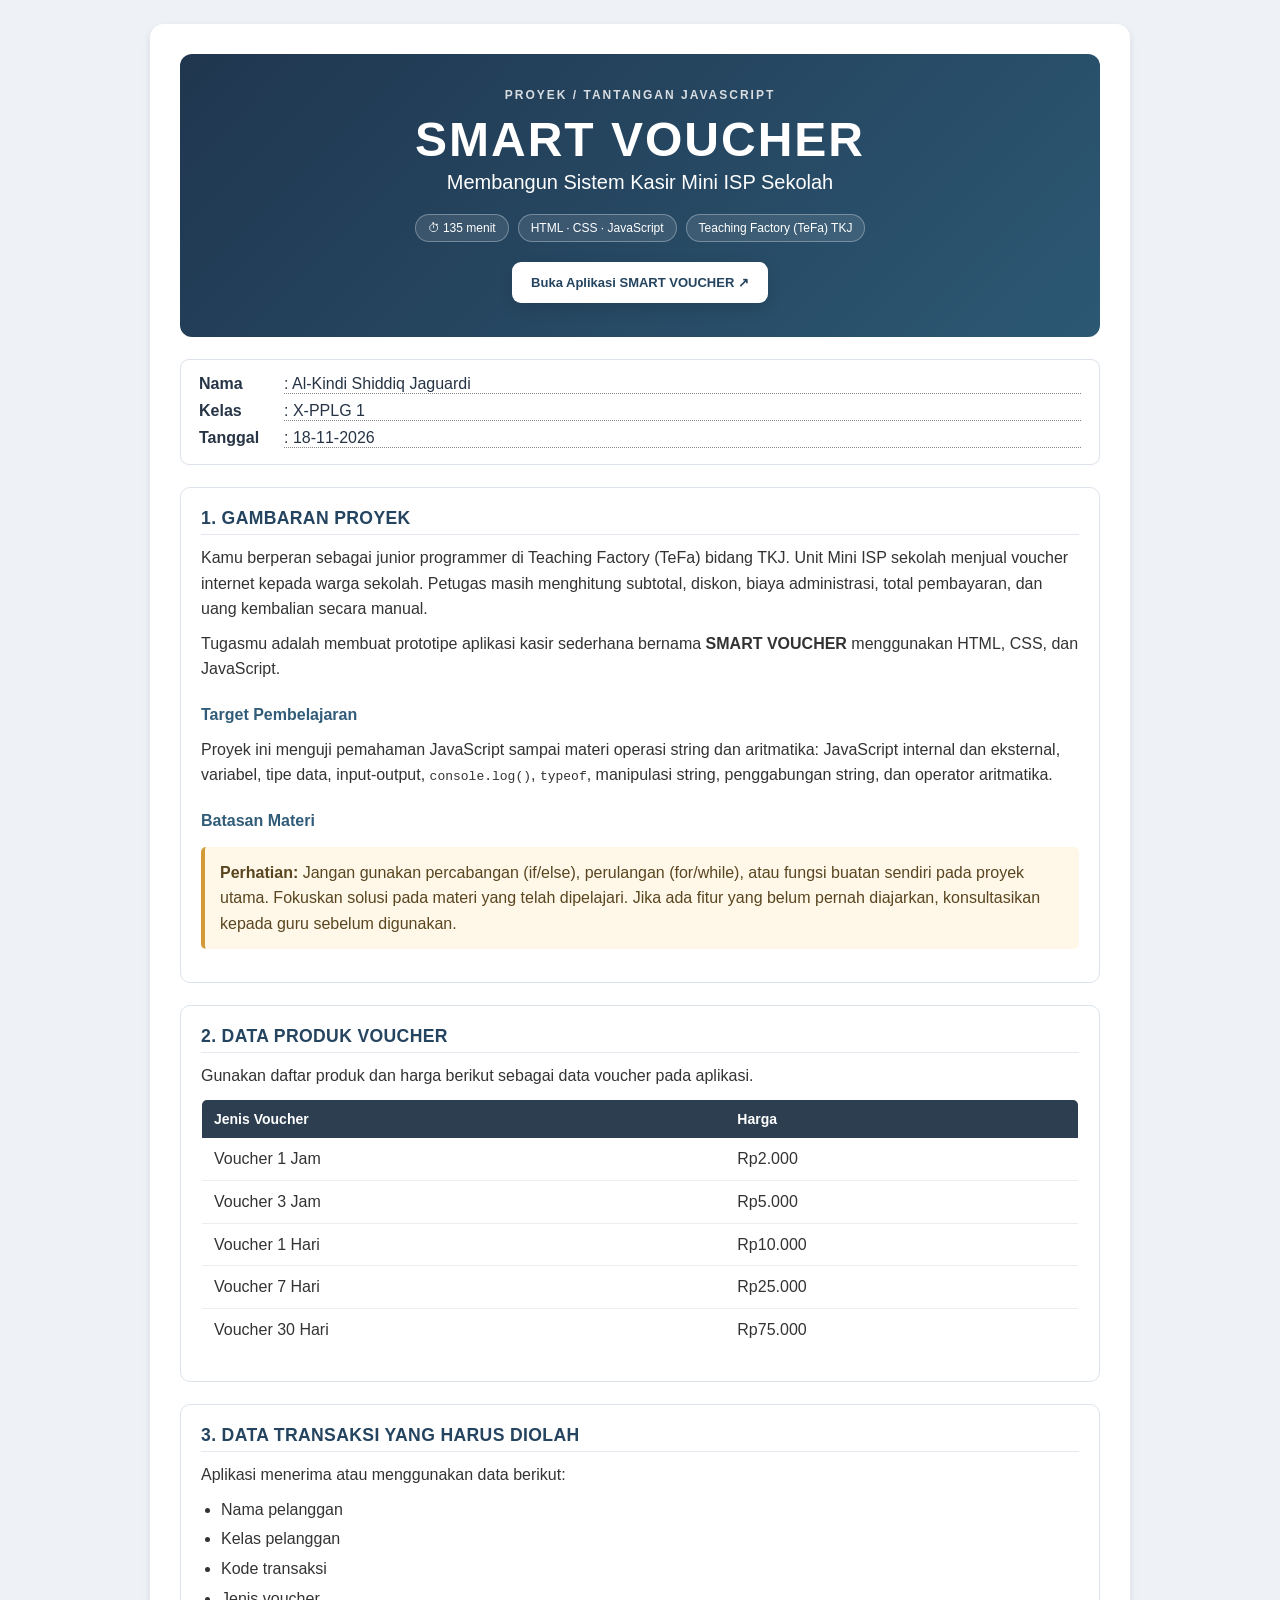
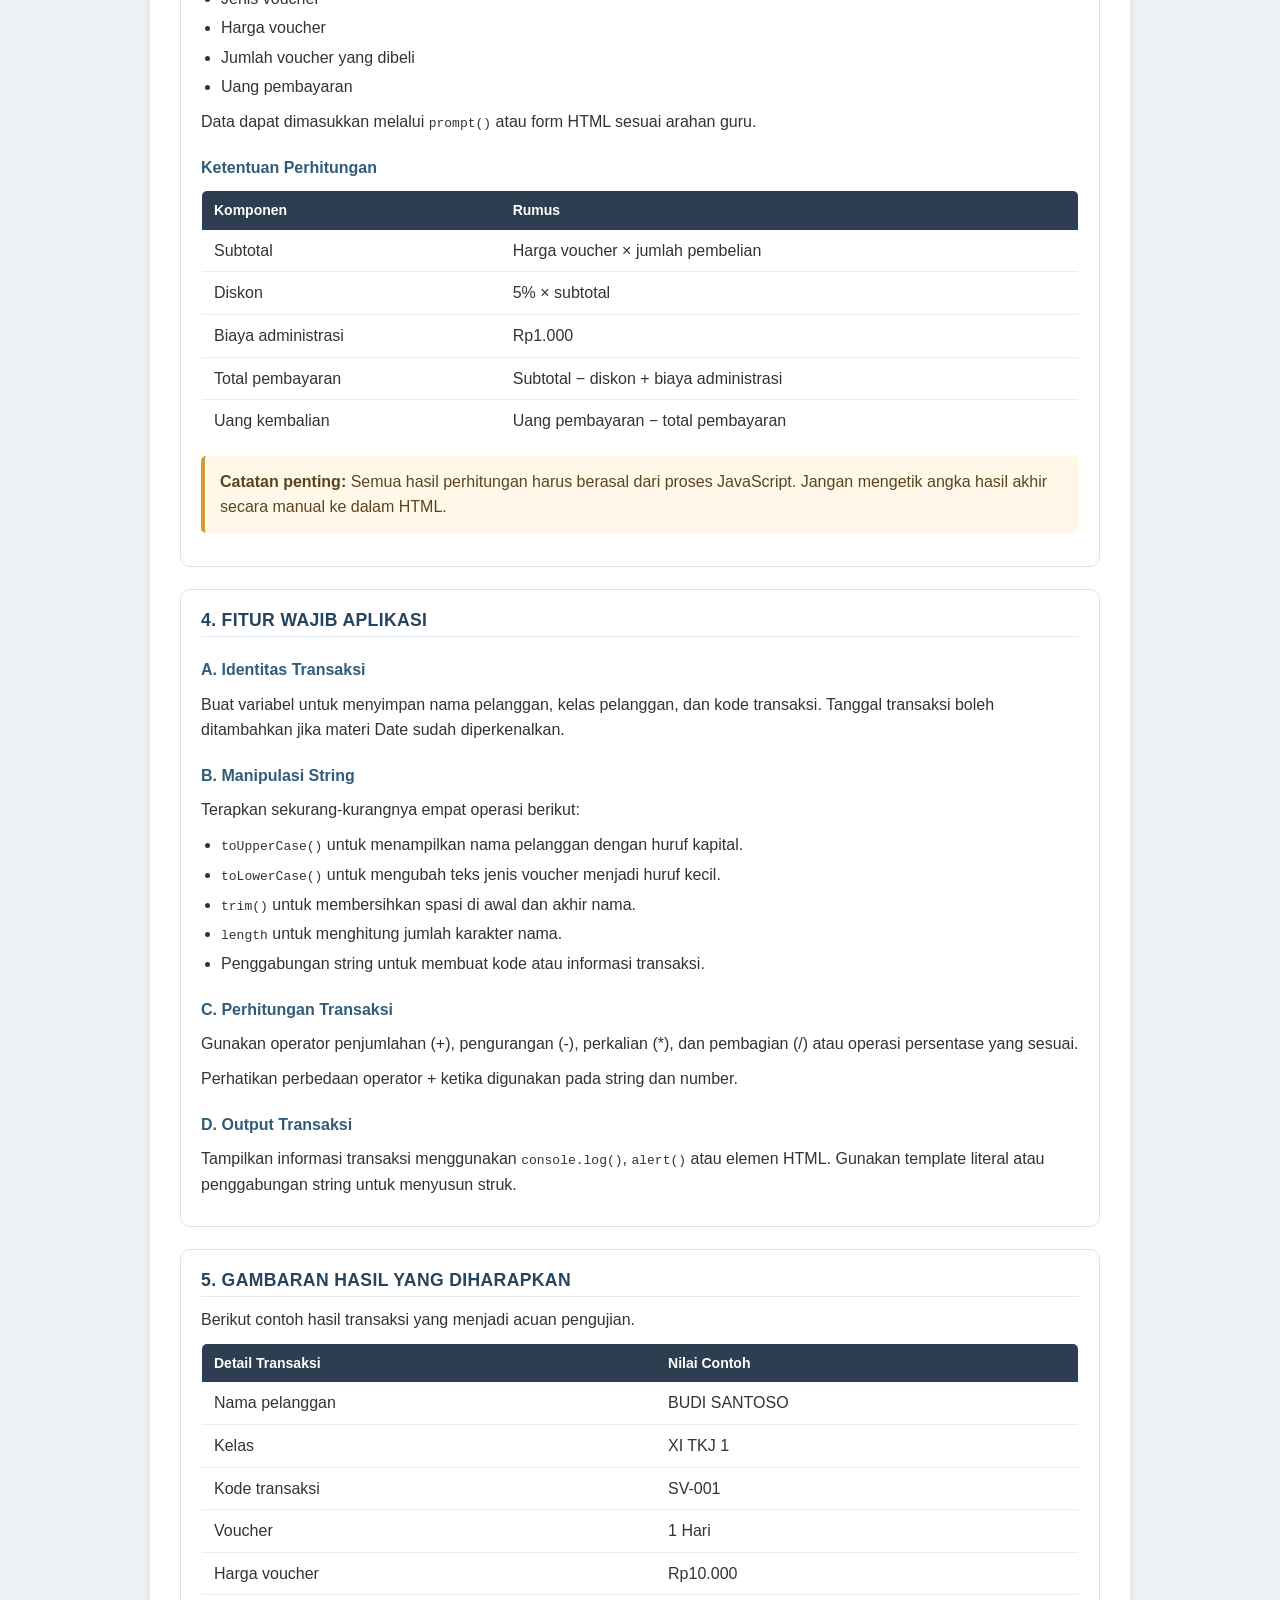
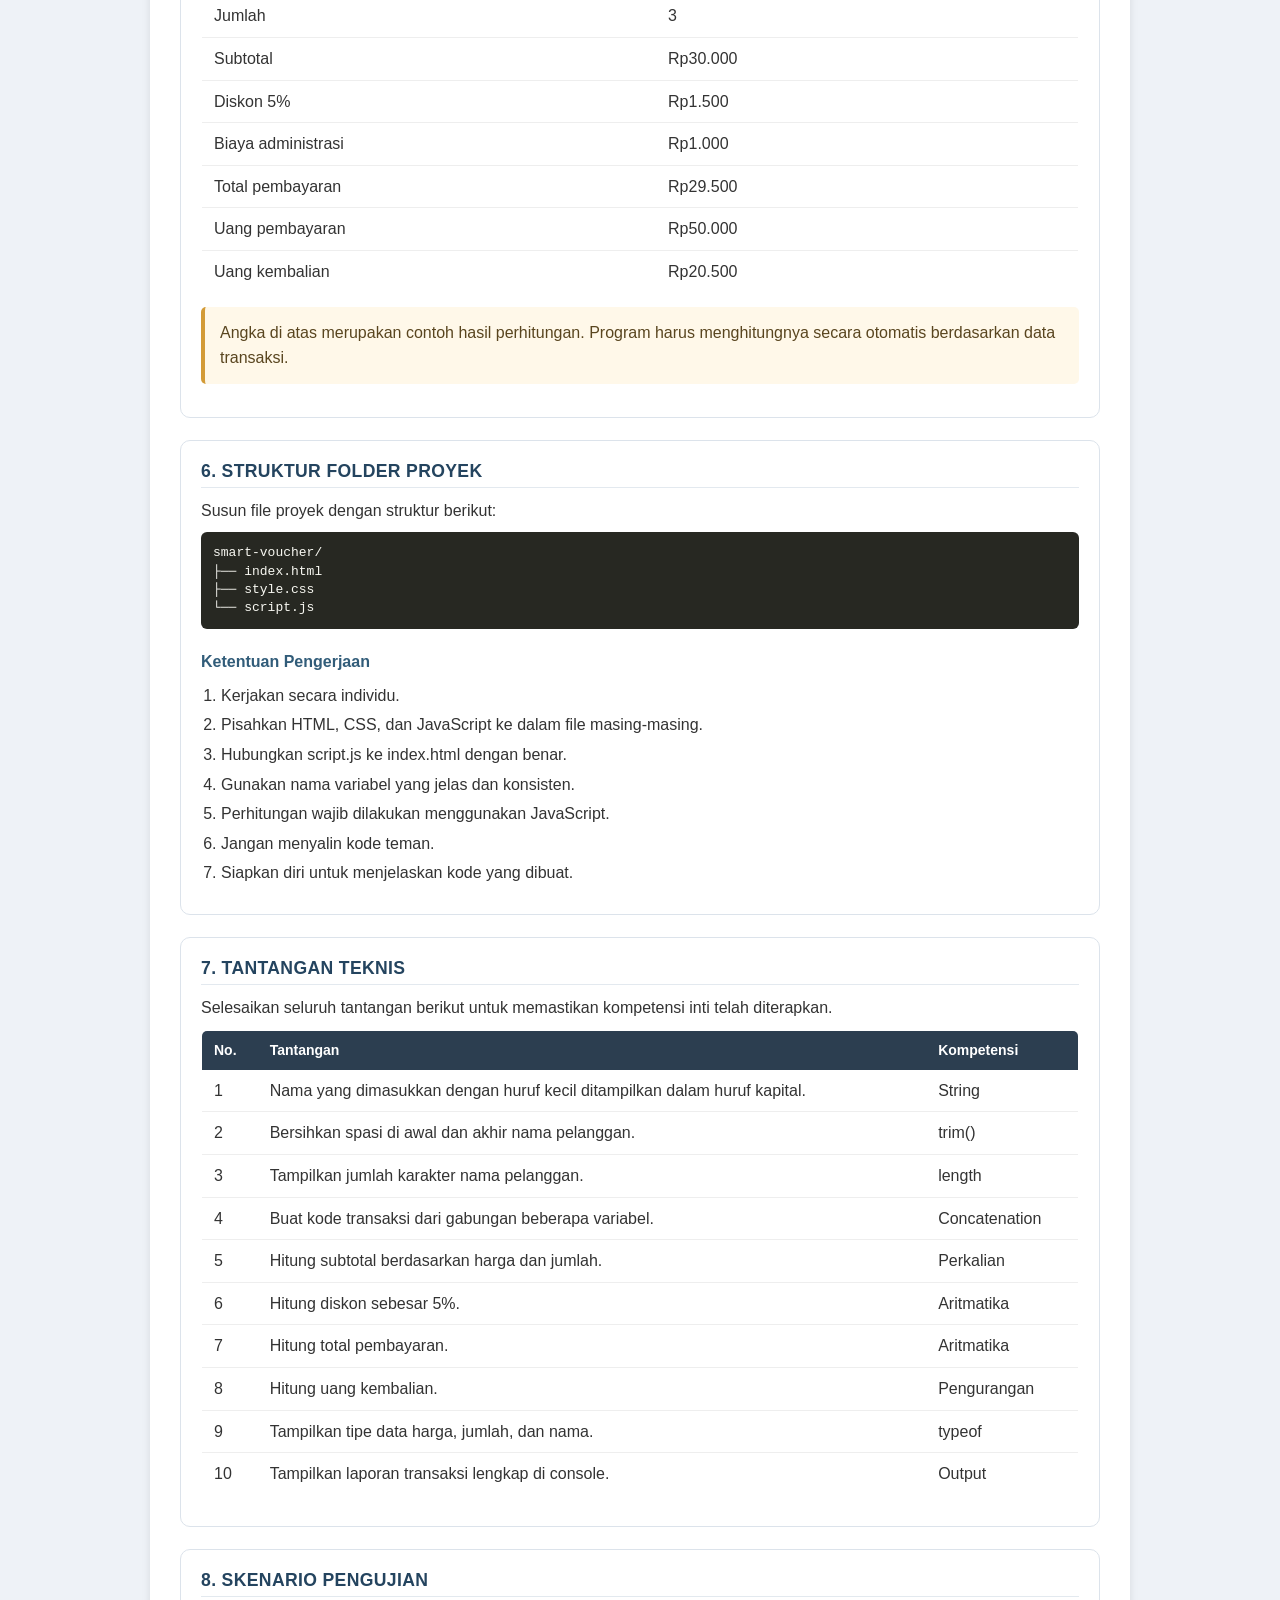
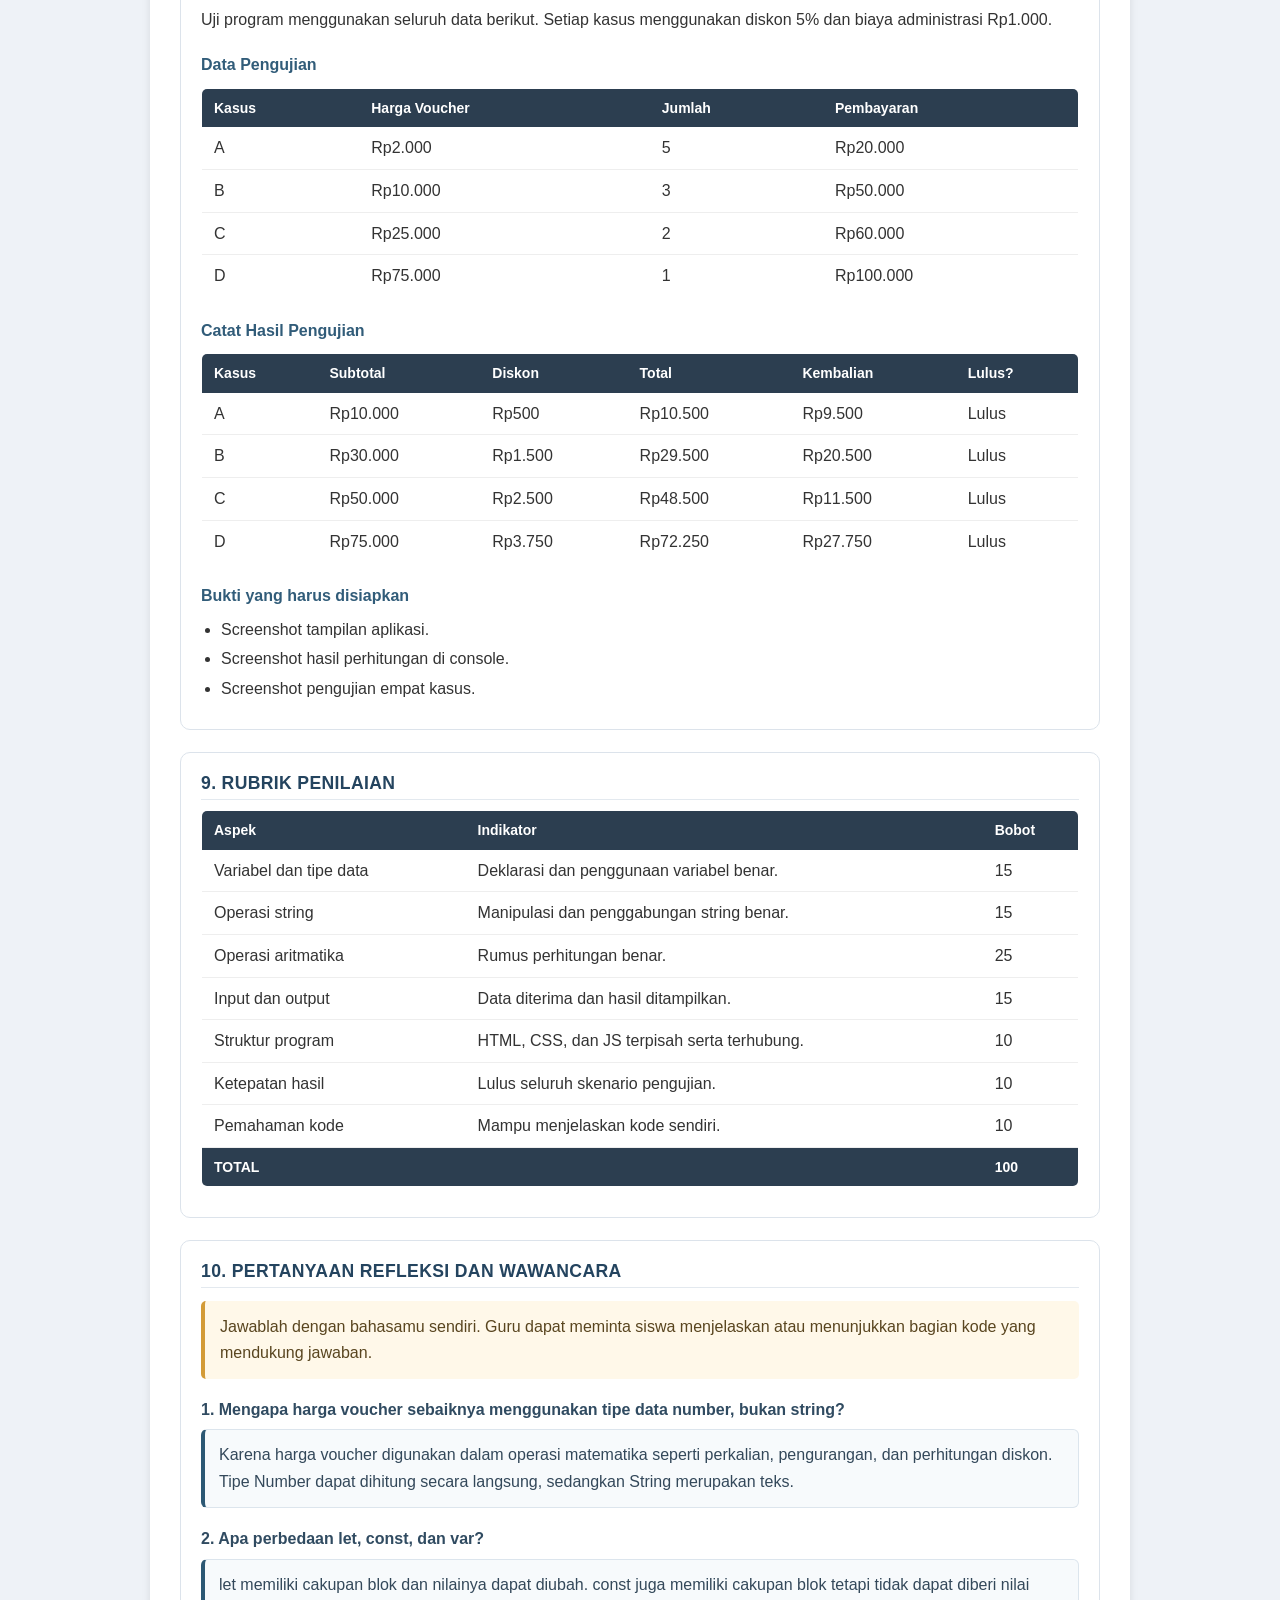
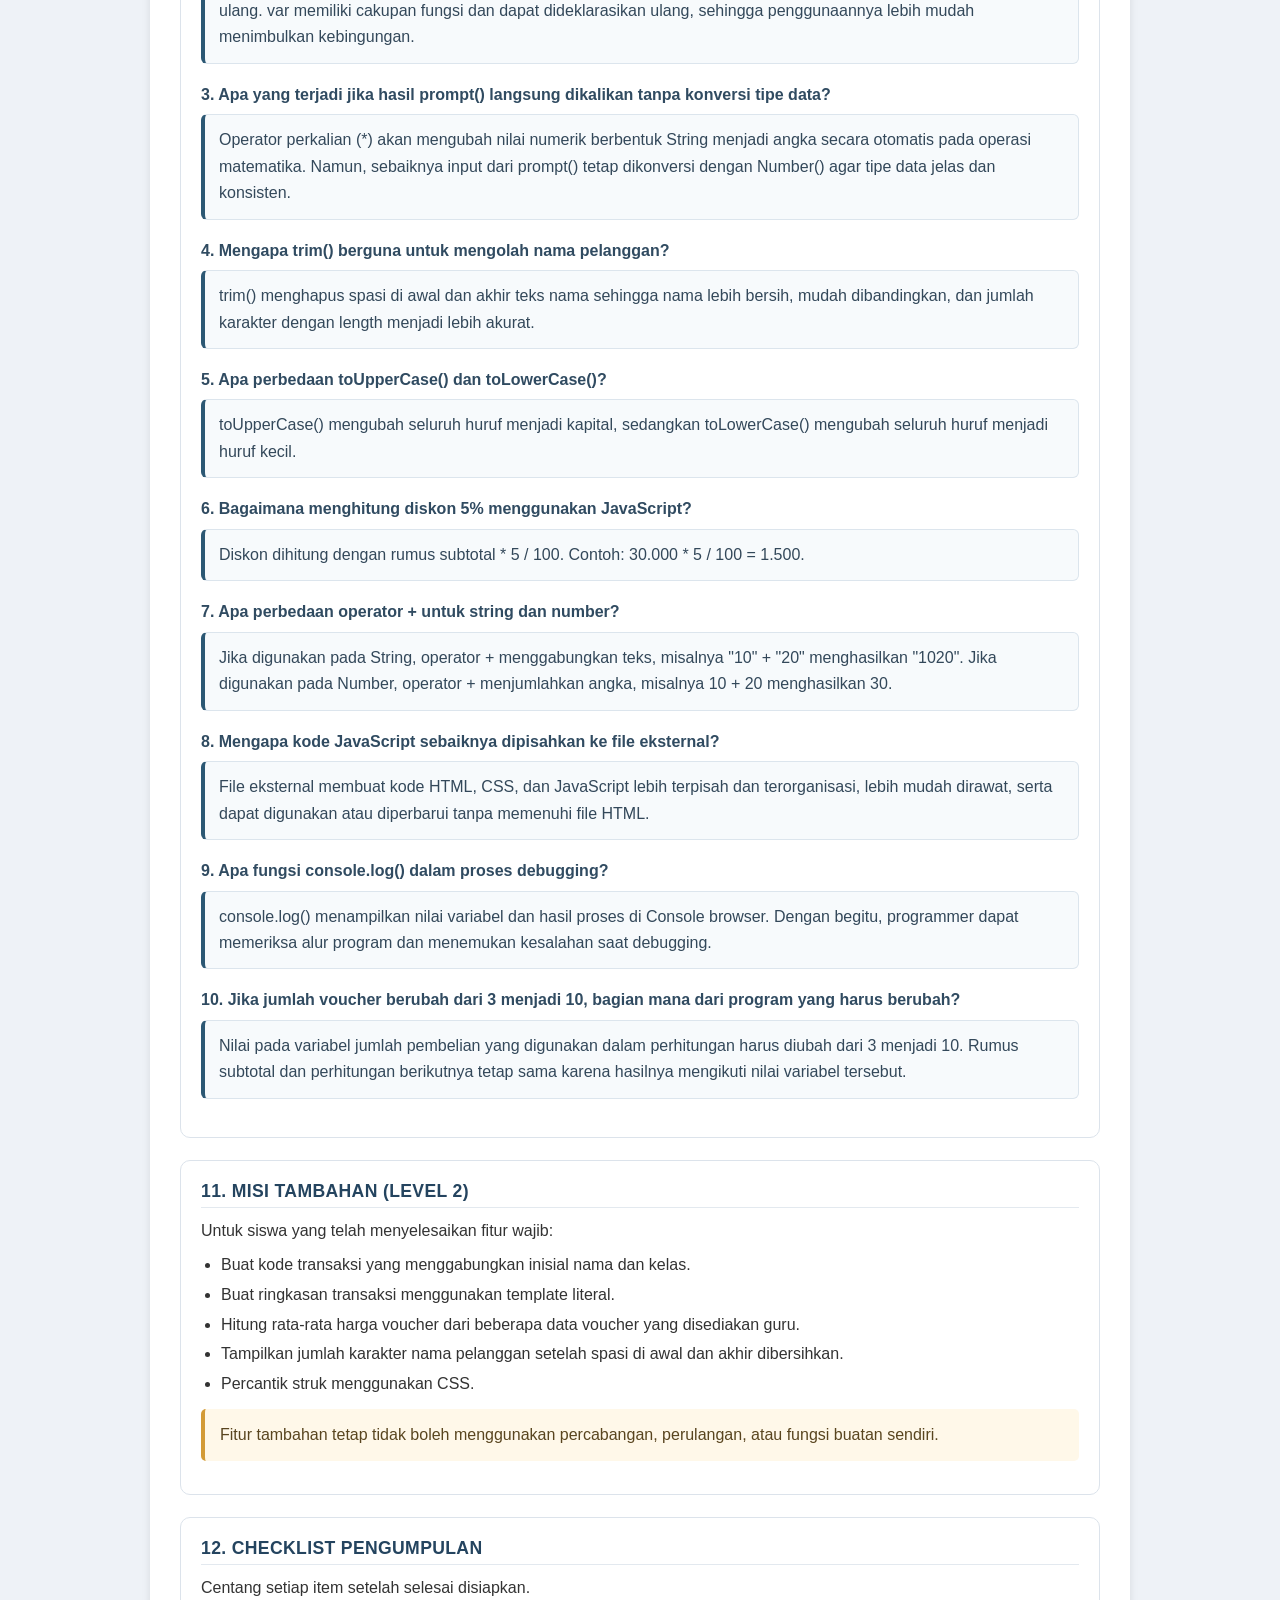
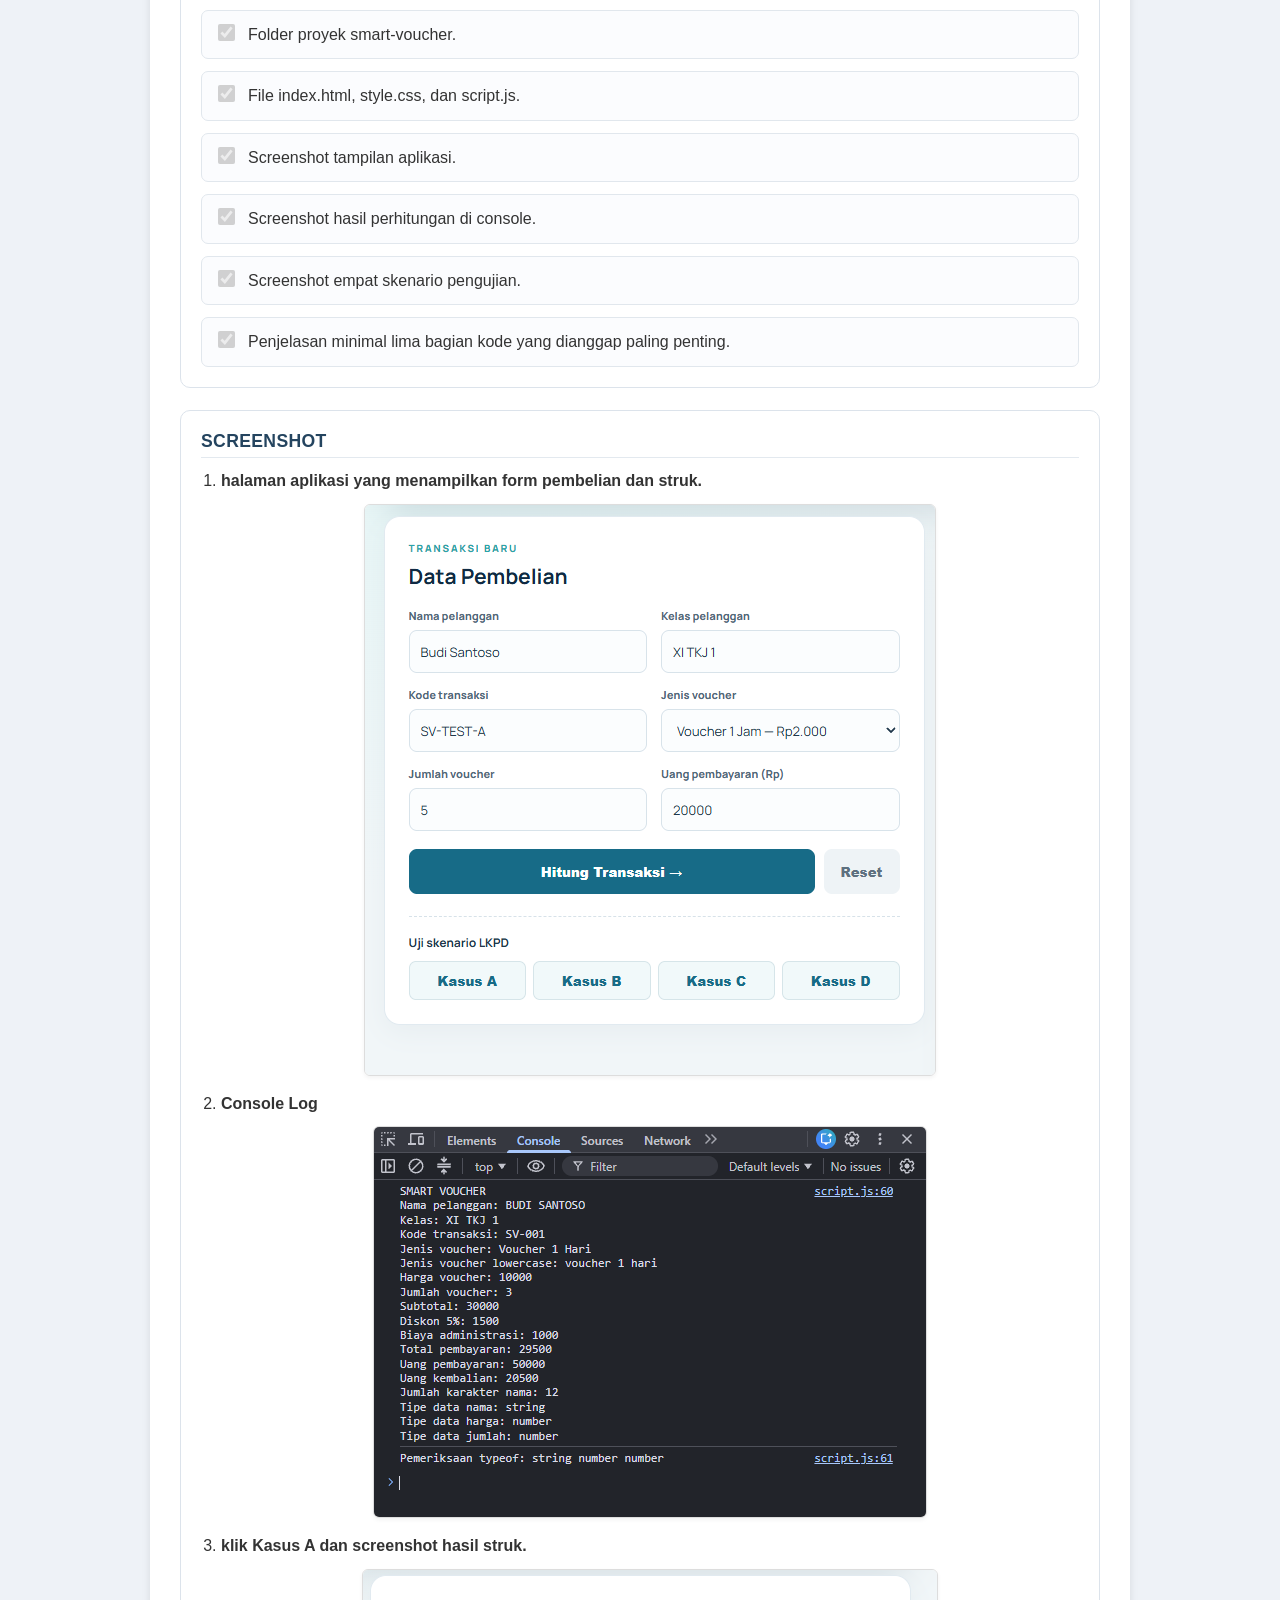
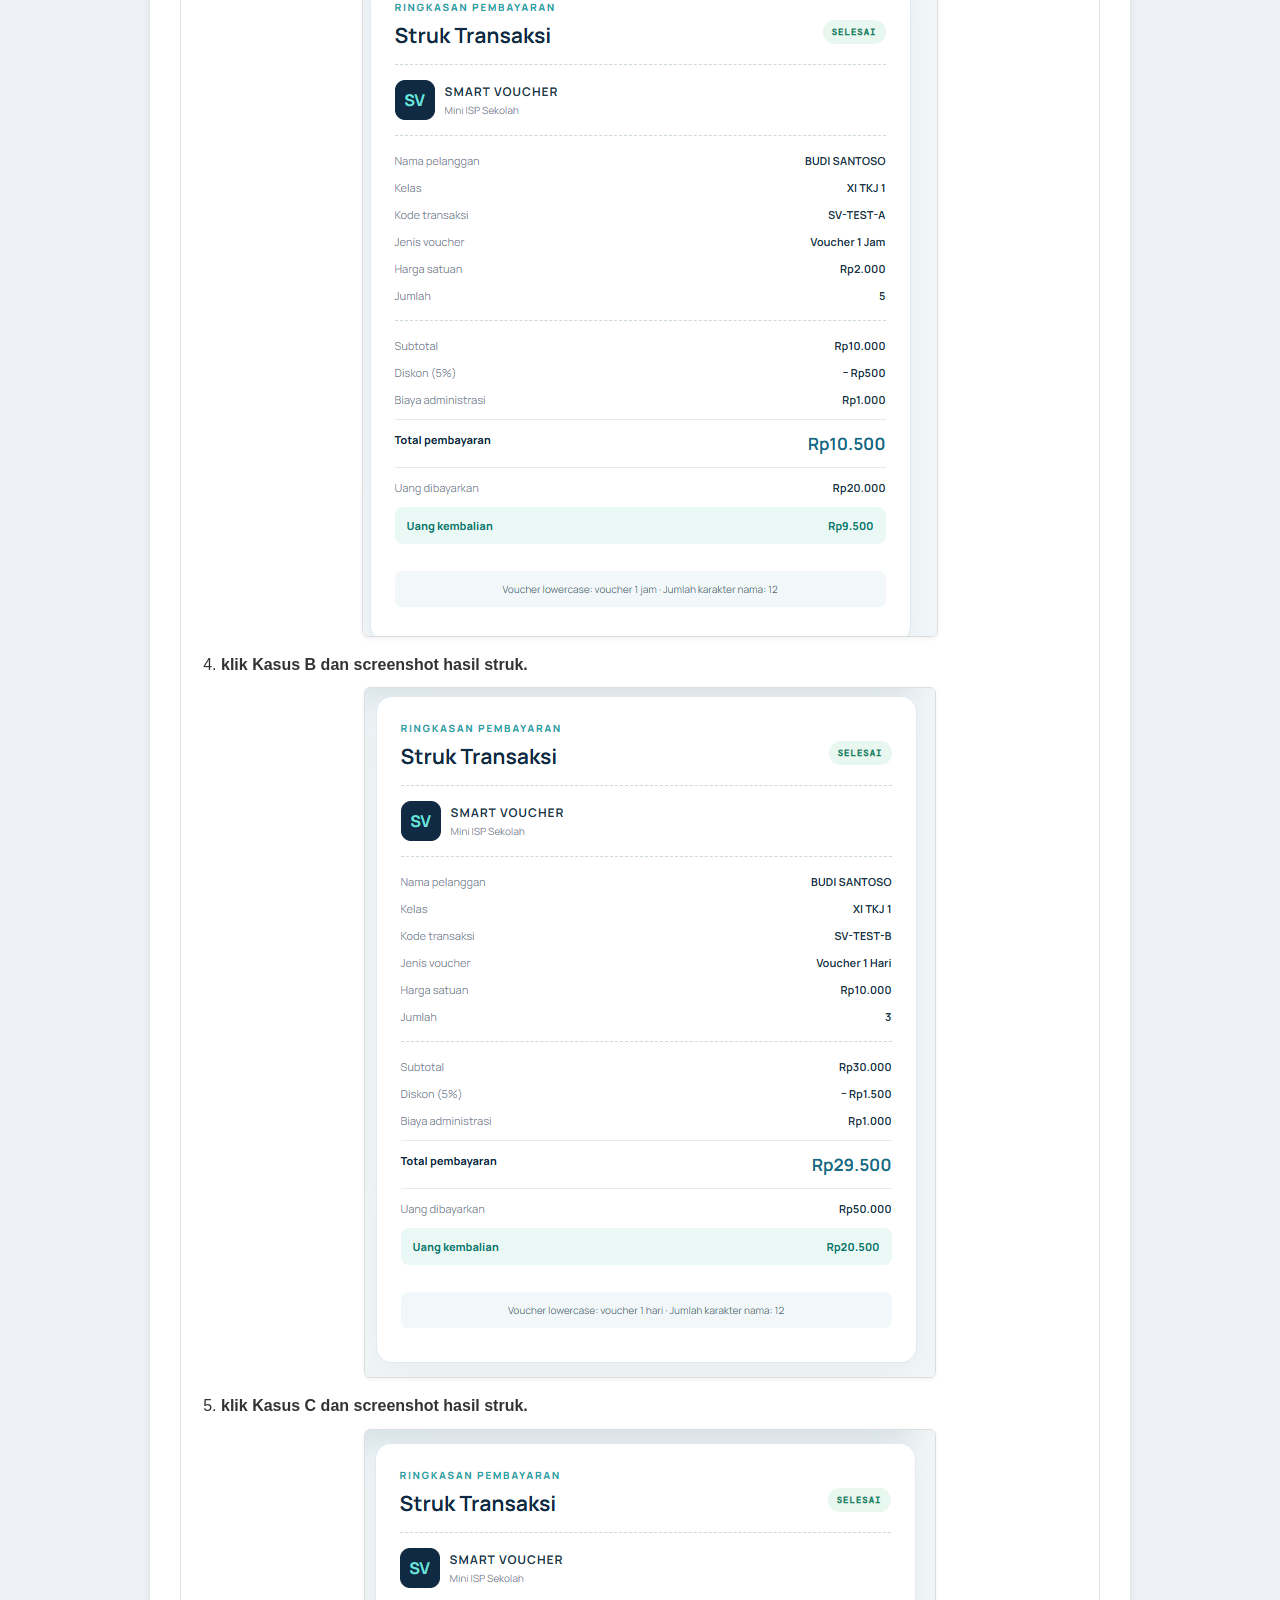
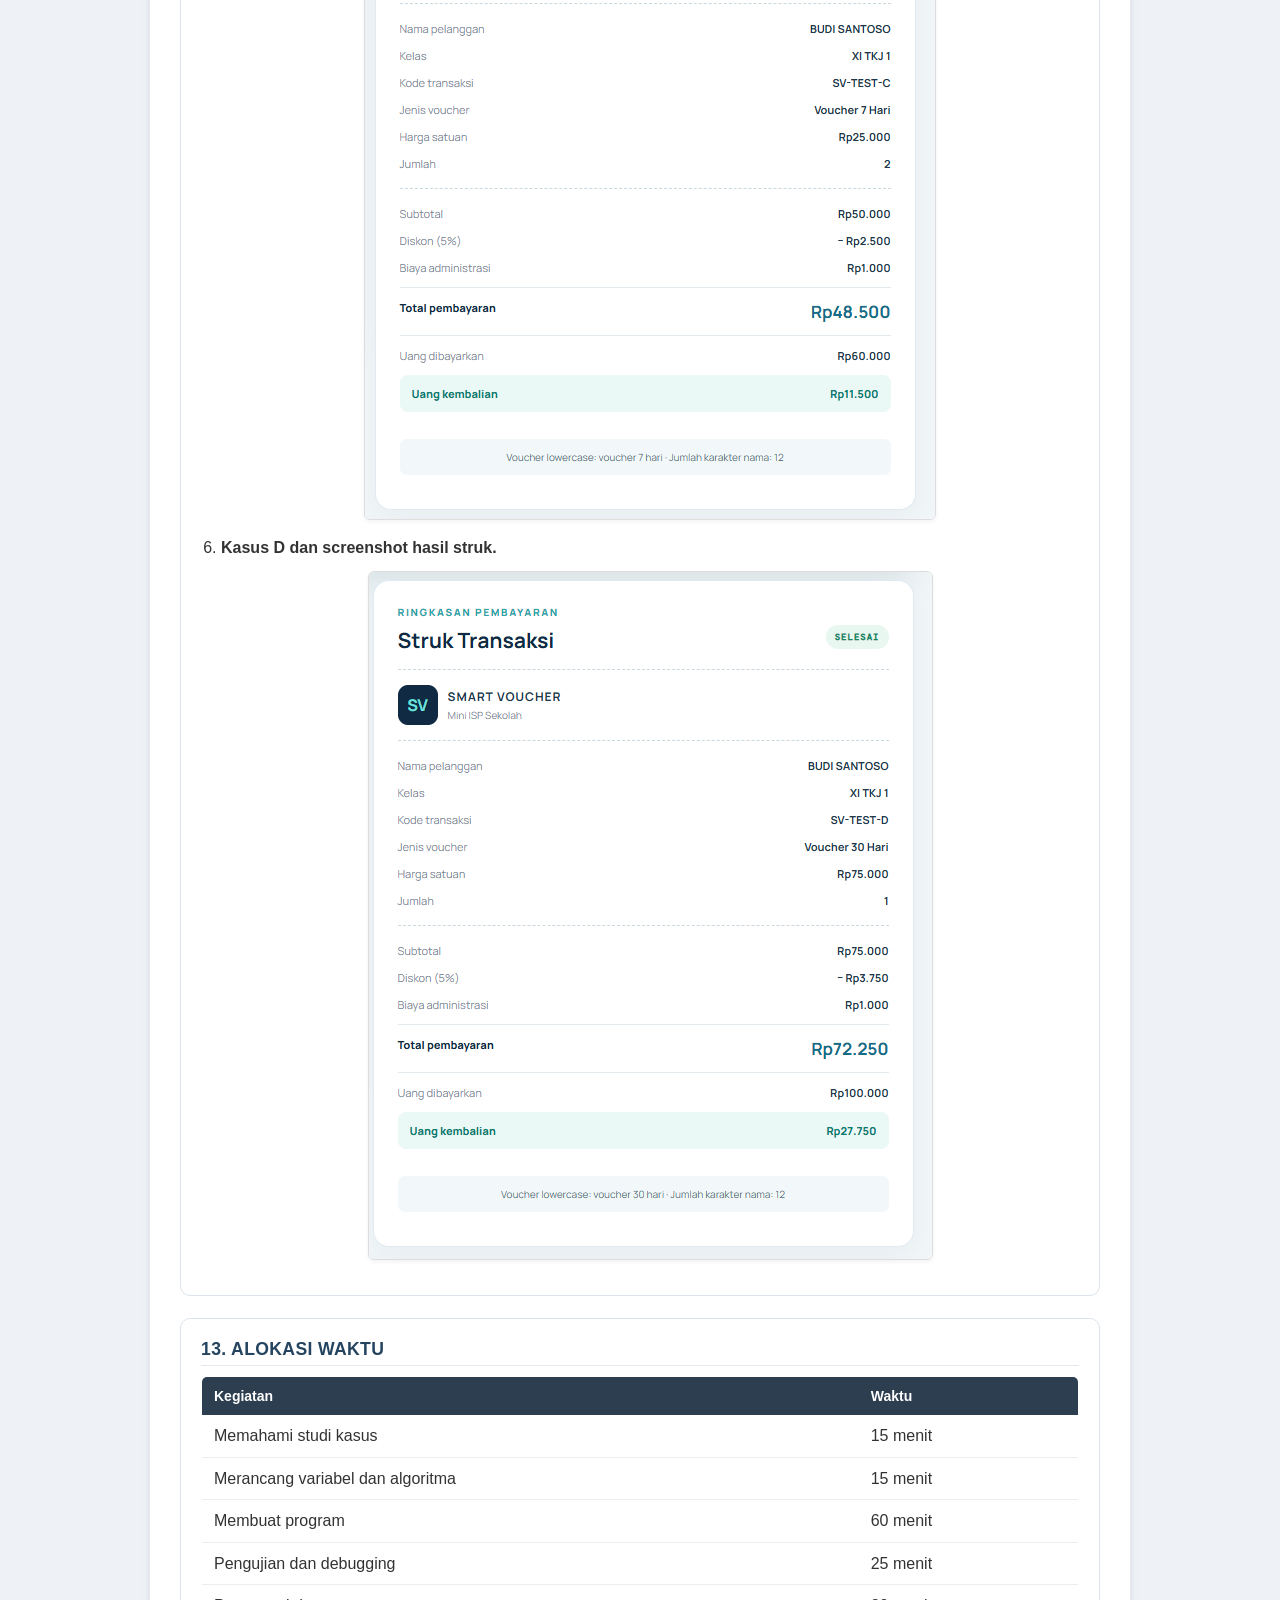
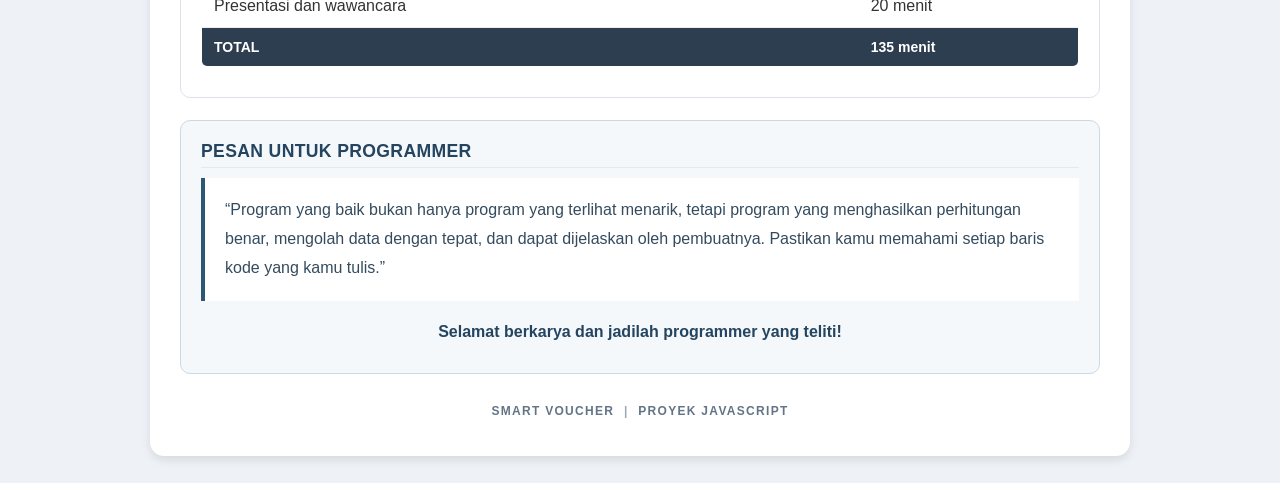
<file: index.html>
<!doctype html>
<html lang="id">
  <head>
    <meta charset="UTF-8" />
    <meta name="viewport" content="width=device-width, initial-scale=1.0" />
    <meta name="description" content="Proyek JavaScript SMART VOUCHER — Sistem Kasir Mini ISP Sekolah" />
    <title>SMART VOUCHER — Proyek JavaScript</title>
    <link rel="stylesheet" href="style.css" />
    <script src="script.js" defer></script>
  </head>
  <body>
    <div class="container">
      <header class="hero" id="top">
        <div class="hero-kicker">PROYEK / TANTANGAN JAVASCRIPT</div>
        <h1>SMART VOUCHER</h1>
        <p class="hero-subtitle">Membangun Sistem Kasir Mini ISP Sekolah</p>
        <div class="hero-meta"><span>⏱ 135 menit</span><span>HTML · CSS · JavaScript</span><span>Teaching Factory (TeFa) TKJ</span></div>
        <a class="app-launch-button" href="smart_voucher/index.html">Buka Aplikasi SMART VOUCHER ↗</a>
      </header>

      <div class="identity-header">
        <div class="identity-row"><span class="identity-label">Nama</span><span class="identity-value">: Al-Kindi Shiddiq Jaguardi</span></div>
        <div class="identity-row"><span class="identity-label">Kelas</span><span class="identity-value">: X-PPLG 1</span></div>
        <div class="identity-row"><span class="identity-label">Tanggal</span><span class="identity-value">: 18-11-2026</span></div>
      </div>

      <section class="box" id="bagian-1">
        <div class="box-title">1. GAMBARAN PROYEK</div>
        <div class="box-content">
          <p>
            Kamu berperan sebagai junior programmer di Teaching Factory (TeFa) bidang TKJ. Unit Mini ISP sekolah menjual voucher internet kepada warga sekolah. Petugas masih menghitung subtotal, diskon, biaya administrasi, total pembayaran,
            dan uang kembalian secara manual.
          </p>
          <p>Tugasmu adalah membuat prototipe aplikasi kasir sederhana bernama <strong>SMART VOUCHER</strong> menggunakan HTML, CSS, dan JavaScript.</p>
          <h3>Target Pembelajaran</h3>
          <p>
            Proyek ini menguji pemahaman JavaScript sampai materi operasi string dan aritmatika: JavaScript internal dan eksternal, variabel, tipe data, input-output, <code>console.log()</code>, <code>typeof</code>, manipulasi string,
            penggabungan string, dan operator aritmatika.
          </p>
          <h3>Batasan Materi</h3>
          <div class="notice">
            <strong>Perhatian:</strong> Jangan gunakan percabangan (if/else), perulangan (for/while), atau fungsi buatan sendiri pada proyek utama. Fokuskan solusi pada materi yang telah dipelajari. Jika ada fitur yang belum pernah
            diajarkan, konsultasikan kepada guru sebelum digunakan.
          </div>
        </div>
      </section>

      <section class="box" id="bagian-2">
        <div class="box-title">2. DATA PRODUK VOUCHER</div>
        <div class="box-content">
          <p>Gunakan daftar produk dan harga berikut sebagai data voucher pada aplikasi.</p>
          <div class="table-wrap">
            <table class="custom-table">
              <thead>
                <tr>
                  <th>Jenis Voucher</th>
                  <th>Harga</th>
                </tr>
              </thead>
              <tbody>
                <tr>
                  <td>Voucher 1 Jam</td>
                  <td>Rp2.000</td>
                </tr>
                <tr>
                  <td>Voucher 3 Jam</td>
                  <td>Rp5.000</td>
                </tr>
                <tr>
                  <td>Voucher 1 Hari</td>
                  <td>Rp10.000</td>
                </tr>
                <tr>
                  <td>Voucher 7 Hari</td>
                  <td>Rp25.000</td>
                </tr>
                <tr>
                  <td>Voucher 30 Hari</td>
                  <td>Rp75.000</td>
                </tr>
              </tbody>
            </table>
          </div>
        </div>
      </section>

      <section class="box" id="bagian-3">
        <div class="box-title">3. DATA TRANSAKSI YANG HARUS DIOLAH</div>
        <div class="box-content">
          <p>Aplikasi menerima atau menggunakan data berikut:</p>
          <ul>
            <li>Nama pelanggan</li>
            <li>Kelas pelanggan</li>
            <li>Kode transaksi</li>
            <li>Jenis voucher</li>
            <li>Harga voucher</li>
            <li>Jumlah voucher yang dibeli</li>
            <li>Uang pembayaran</li>
          </ul>
          <p>Data dapat dimasukkan melalui <code>prompt()</code> atau form HTML sesuai arahan guru.</p>
          <h3>Ketentuan Perhitungan</h3>
          <div class="table-wrap">
            <table class="custom-table">
              <thead>
                <tr>
                  <th>Komponen</th>
                  <th>Rumus</th>
                </tr>
              </thead>
              <tbody>
                <tr>
                  <td>Subtotal</td>
                  <td>Harga voucher × jumlah pembelian</td>
                </tr>
                <tr>
                  <td>Diskon</td>
                  <td>5% × subtotal</td>
                </tr>
                <tr>
                  <td>Biaya administrasi</td>
                  <td>Rp1.000</td>
                </tr>
                <tr>
                  <td>Total pembayaran</td>
                  <td>Subtotal − diskon + biaya administrasi</td>
                </tr>
                <tr>
                  <td>Uang kembalian</td>
                  <td>Uang pembayaran − total pembayaran</td>
                </tr>
              </tbody>
            </table>
          </div>
          <div class="notice"><strong>Catatan penting:</strong> Semua hasil perhitungan harus berasal dari proses JavaScript. Jangan mengetik angka hasil akhir secara manual ke dalam HTML.</div>
        </div>
      </section>

      <section class="box" id="bagian-4">
        <div class="box-title">4. FITUR WAJIB APLIKASI</div>
        <div class="box-content">
          <h3>A. Identitas Transaksi</h3>
          <p>Buat variabel untuk menyimpan nama pelanggan, kelas pelanggan, dan kode transaksi. Tanggal transaksi boleh ditambahkan jika materi Date sudah diperkenalkan.</p>
          <h3>B. Manipulasi String</h3>
          <p>Terapkan sekurang-kurangnya empat operasi berikut:</p>
          <ul>
            <li><code>toUpperCase()</code> untuk menampilkan nama pelanggan dengan huruf kapital.</li>
            <li><code>toLowerCase()</code> untuk mengubah teks jenis voucher menjadi huruf kecil.</li>
            <li><code>trim()</code> untuk membersihkan spasi di awal dan akhir nama.</li>
            <li><code>length</code> untuk menghitung jumlah karakter nama.</li>
            <li>Penggabungan string untuk membuat kode atau informasi transaksi.</li>
          </ul>
          <h3>C. Perhitungan Transaksi</h3>
          <p>Gunakan operator penjumlahan (+), pengurangan (-), perkalian (*), dan pembagian (/) atau operasi persentase yang sesuai.</p>
          <p>Perhatikan perbedaan operator + ketika digunakan pada string dan number.</p>
          <h3>D. Output Transaksi</h3>
          <p>Tampilkan informasi transaksi menggunakan <code>console.log()</code>, <code>alert()</code> atau elemen HTML. Gunakan template literal atau penggabungan string untuk menyusun struk.</p>
        </div>
      </section>

      <section class="box" id="bagian-5">
        <div class="box-title">5. GAMBARAN HASIL YANG DIHARAPKAN</div>
        <div class="box-content">
          <p>Berikut contoh hasil transaksi yang menjadi acuan pengujian.</p>
          <div class="table-wrap">
            <table class="custom-table">
              <thead>
                <tr>
                  <th>Detail Transaksi</th>
                  <th>Nilai Contoh</th>
                </tr>
              </thead>
              <tbody>
                <tr>
                  <td>Nama pelanggan</td>
                  <td>BUDI SANTOSO</td>
                </tr>
                <tr>
                  <td>Kelas</td>
                  <td>XI TKJ 1</td>
                </tr>
                <tr>
                  <td>Kode transaksi</td>
                  <td>SV-001</td>
                </tr>
                <tr>
                  <td>Voucher</td>
                  <td>1 Hari</td>
                </tr>
                <tr>
                  <td>Harga voucher</td>
                  <td>Rp10.000</td>
                </tr>
                <tr>
                  <td>Jumlah</td>
                  <td>3</td>
                </tr>
                <tr>
                  <td>Subtotal</td>
                  <td>Rp30.000</td>
                </tr>
                <tr>
                  <td>Diskon 5%</td>
                  <td>Rp1.500</td>
                </tr>
                <tr>
                  <td>Biaya administrasi</td>
                  <td>Rp1.000</td>
                </tr>
                <tr>
                  <td>Total pembayaran</td>
                  <td>Rp29.500</td>
                </tr>
                <tr>
                  <td>Uang pembayaran</td>
                  <td>Rp50.000</td>
                </tr>
                <tr>
                  <td>Uang kembalian</td>
                  <td>Rp20.500</td>
                </tr>
              </tbody>
            </table>
          </div>
          <div class="notice">Angka di atas merupakan contoh hasil perhitungan. Program harus menghitungnya secara otomatis berdasarkan data transaksi.</div>
        </div>
      </section>

      <section class="box" id="bagian-6">
        <div class="box-title">6. STRUKTUR FOLDER PROYEK</div>
        <div class="box-content">
          <p>Susun file proyek dengan struktur berikut:</p>
          <pre class="code-block"><code>smart-voucher/
├── index.html
├── style.css
└── script.js</code></pre>
          <h3>Ketentuan Pengerjaan</h3>
          <ol>
            <li>Kerjakan secara individu.</li>
            <li>Pisahkan HTML, CSS, dan JavaScript ke dalam file masing-masing.</li>
            <li>Hubungkan script.js ke index.html dengan benar.</li>
            <li>Gunakan nama variabel yang jelas dan konsisten.</li>
            <li>Perhitungan wajib dilakukan menggunakan JavaScript.</li>
            <li>Jangan menyalin kode teman.</li>
            <li>Siapkan diri untuk menjelaskan kode yang dibuat.</li>
          </ol>
        </div>
      </section>

      <section class="box" id="bagian-7">
        <div class="box-title">7. TANTANGAN TEKNIS</div>
        <div class="box-content">
          <p>Selesaikan seluruh tantangan berikut untuk memastikan kompetensi inti telah diterapkan.</p>
          <div class="table-wrap">
            <table class="custom-table">
              <thead>
                <tr>
                  <th>No.</th>
                  <th>Tantangan</th>
                  <th>Kompetensi</th>
                </tr>
              </thead>
              <tbody>
                <tr>
                  <td>1</td>
                  <td>Nama yang dimasukkan dengan huruf kecil ditampilkan dalam huruf kapital.</td>
                  <td>String</td>
                </tr>
                <tr>
                  <td>2</td>
                  <td>Bersihkan spasi di awal dan akhir nama pelanggan.</td>
                  <td>trim()</td>
                </tr>
                <tr>
                  <td>3</td>
                  <td>Tampilkan jumlah karakter nama pelanggan.</td>
                  <td>length</td>
                </tr>
                <tr>
                  <td>4</td>
                  <td>Buat kode transaksi dari gabungan beberapa variabel.</td>
                  <td>Concatenation</td>
                </tr>
                <tr>
                  <td>5</td>
                  <td>Hitung subtotal berdasarkan harga dan jumlah.</td>
                  <td>Perkalian</td>
                </tr>
                <tr>
                  <td>6</td>
                  <td>Hitung diskon sebesar 5%.</td>
                  <td>Aritmatika</td>
                </tr>
                <tr>
                  <td>7</td>
                  <td>Hitung total pembayaran.</td>
                  <td>Aritmatika</td>
                </tr>
                <tr>
                  <td>8</td>
                  <td>Hitung uang kembalian.</td>
                  <td>Pengurangan</td>
                </tr>
                <tr>
                  <td>9</td>
                  <td>Tampilkan tipe data harga, jumlah, dan nama.</td>
                  <td>typeof</td>
                </tr>
                <tr>
                  <td>10</td>
                  <td>Tampilkan laporan transaksi lengkap di console.</td>
                  <td>Output</td>
                </tr>
              </tbody>
            </table>
          </div>
        </div>
      </section>

      <section class="box" id="bagian-8">
        <div class="box-title">8. SKENARIO PENGUJIAN</div>
        <div class="box-content">
          <p>Uji program menggunakan seluruh data berikut. Setiap kasus menggunakan diskon 5% dan biaya administrasi Rp1.000.</p>
          <h3>Data Pengujian</h3>
          <div class="table-wrap">
            <table class="custom-table">
              <thead>
                <tr>
                  <th>Kasus</th>
                  <th>Harga Voucher</th>
                  <th>Jumlah</th>
                  <th>Pembayaran</th>
                </tr>
              </thead>
              <tbody>
                <tr>
                  <td>A</td>
                  <td>Rp2.000</td>
                  <td>5</td>
                  <td>Rp20.000</td>
                </tr>
                <tr>
                  <td>B</td>
                  <td>Rp10.000</td>
                  <td>3</td>
                  <td>Rp50.000</td>
                </tr>
                <tr>
                  <td>C</td>
                  <td>Rp25.000</td>
                  <td>2</td>
                  <td>Rp60.000</td>
                </tr>
                <tr>
                  <td>D</td>
                  <td>Rp75.000</td>
                  <td>1</td>
                  <td>Rp100.000</td>
                </tr>
              </tbody>
            </table>
          </div>
          <h3>Catat Hasil Pengujian</h3>
          <div class="table-wrap">
            <table class="custom-table">
              <thead>
                <tr>
                  <th>Kasus</th>
                  <th>Subtotal</th>
                  <th>Diskon</th>
                  <th>Total</th>
                  <th>Kembalian</th>
                  <th>Lulus?</th>
                </tr>
              </thead>
              <tbody>
                <tr>
                  <td>A</td>
                  <td>Rp10.000</td>
                  <td>Rp500</td>
                  <td>Rp10.500</td>
                  <td>Rp9.500</td>
                  <td>Lulus</td>
                </tr>
                <tr>
                  <td>B</td>
                  <td>Rp30.000</td>
                  <td>Rp1.500</td>
                  <td>Rp29.500</td>
                  <td>Rp20.500</td>
                  <td>Lulus</td>
                </tr>
                <tr>
                  <td>C</td>
                  <td>Rp50.000</td>
                  <td>Rp2.500</td>
                  <td>Rp48.500</td>
                  <td>Rp11.500</td>
                  <td>Lulus</td>
                </tr>
                <tr>
                  <td>D</td>
                  <td>Rp75.000</td>
                  <td>Rp3.750</td>
                  <td>Rp72.250</td>
                  <td>Rp27.750</td>
                  <td>Lulus</td>
                </tr>
              </tbody>
            </table>
          </div>
          <h3>Bukti yang harus disiapkan</h3>
          <ul>
            <li>Screenshot tampilan aplikasi.</li>
            <li>Screenshot hasil perhitungan di console.</li>
            <li>Screenshot pengujian empat kasus.</li>
          </ul>
        </div>
      </section>

      <section class="box" id="bagian-9">
        <div class="box-title">9. RUBRIK PENILAIAN</div>
        <div class="box-content">
          <div class="table-wrap">
            <table class="custom-table">
              <thead>
                <tr>
                  <th>Aspek</th>
                  <th>Indikator</th>
                  <th>Bobot</th>
                </tr>
              </thead>
              <tbody>
                <tr>
                  <td>Variabel dan tipe data</td>
                  <td>Deklarasi dan penggunaan variabel benar.</td>
                  <td>15</td>
                </tr>
                <tr>
                  <td>Operasi string</td>
                  <td>Manipulasi dan penggabungan string benar.</td>
                  <td>15</td>
                </tr>
                <tr>
                  <td>Operasi aritmatika</td>
                  <td>Rumus perhitungan benar.</td>
                  <td>25</td>
                </tr>
                <tr>
                  <td>Input dan output</td>
                  <td>Data diterima dan hasil ditampilkan.</td>
                  <td>15</td>
                </tr>
                <tr>
                  <td>Struktur program</td>
                  <td>HTML, CSS, dan JS terpisah serta terhubung.</td>
                  <td>10</td>
                </tr>
                <tr>
                  <td>Ketepatan hasil</td>
                  <td>Lulus seluruh skenario pengujian.</td>
                  <td>10</td>
                </tr>
                <tr>
                  <td>Pemahaman kode</td>
                  <td>Mampu menjelaskan kode sendiri.</td>
                  <td>10</td>
                </tr>
                <tr>
                  <th>TOTAL</th>
                  <th></th>
                  <th>100</th>
                </tr>
              </tbody>
            </table>
          </div>
        </div>
      </section>

      <section class="box" id="bagian-10">
        <div class="box-title">10. PERTANYAAN REFLEKSI DAN WAWANCARA</div>
        <div class="box-content">
          <div class="notice">Jawablah dengan bahasamu sendiri. Guru dapat meminta siswa menjelaskan atau menunjukkan bagian kode yang mendukung jawaban.</div>
          <div class="question">
            <label for="q1">1. Mengapa harga voucher sebaiknya menggunakan tipe data number, bukan string?</label>
            <div class="answer-filled">Karena harga voucher digunakan dalam operasi matematika seperti perkalian, pengurangan, dan perhitungan diskon. Tipe Number dapat dihitung secara langsung, sedangkan String merupakan teks.</div>
          </div>
          <div class="question">
            <label for="q2">2. Apa perbedaan let, const, dan var?</label>
            <div class="answer-filled">
              let memiliki cakupan blok dan nilainya dapat diubah. const juga memiliki cakupan blok tetapi tidak dapat diberi nilai ulang. var memiliki cakupan fungsi dan dapat dideklarasikan ulang, sehingga penggunaannya lebih mudah
              menimbulkan kebingungan.
            </div>
          </div>
          <div class="question">
            <label for="q3">3. Apa yang terjadi jika hasil prompt() langsung dikalikan tanpa konversi tipe data?</label>
            <div class="answer-filled">
              Operator perkalian (*) akan mengubah nilai numerik berbentuk String menjadi angka secara otomatis pada operasi matematika. Namun, sebaiknya input dari prompt() tetap dikonversi dengan Number() agar tipe data jelas dan
              konsisten.
            </div>
          </div>
          <div class="question">
            <label for="q4">4. Mengapa trim() berguna untuk mengolah nama pelanggan?</label>
            <div class="answer-filled">trim() menghapus spasi di awal dan akhir teks nama sehingga nama lebih bersih, mudah dibandingkan, dan jumlah karakter dengan length menjadi lebih akurat.</div>
          </div>
          <div class="question">
            <label for="q5">5. Apa perbedaan toUpperCase() dan toLowerCase()?</label>
            <div class="answer-filled">toUpperCase() mengubah seluruh huruf menjadi kapital, sedangkan toLowerCase() mengubah seluruh huruf menjadi huruf kecil.</div>
          </div>
          <div class="question">
            <label for="q6">6. Bagaimana menghitung diskon 5% menggunakan JavaScript?</label>
            <div class="answer-filled">Diskon dihitung dengan rumus subtotal * 5 / 100. Contoh: 30.000 * 5 / 100 = 1.500.</div>
          </div>
          <div class="question">
            <label for="q7">7. Apa perbedaan operator + untuk string dan number?</label>
            <div class="answer-filled">Jika digunakan pada String, operator + menggabungkan teks, misalnya "10" + "20" menghasilkan "1020". Jika digunakan pada Number, operator + menjumlahkan angka, misalnya 10 + 20 menghasilkan 30.</div>
          </div>
          <div class="question">
            <label for="q8">8. Mengapa kode JavaScript sebaiknya dipisahkan ke file eksternal?</label>
            <div class="answer-filled">File eksternal membuat kode HTML, CSS, dan JavaScript lebih terpisah dan terorganisasi, lebih mudah dirawat, serta dapat digunakan atau diperbarui tanpa memenuhi file HTML.</div>
          </div>
          <div class="question">
            <label for="q9">9. Apa fungsi console.log() dalam proses debugging?</label>
            <div class="answer-filled">console.log() menampilkan nilai variabel dan hasil proses di Console browser. Dengan begitu, programmer dapat memeriksa alur program dan menemukan kesalahan saat debugging.</div>
          </div>
          <div class="question">
            <label for="q10">10. Jika jumlah voucher berubah dari 3 menjadi 10, bagian mana dari program yang harus berubah?</label>
            <div class="answer-filled">
              Nilai pada variabel jumlah pembelian yang digunakan dalam perhitungan harus diubah dari 3 menjadi 10. Rumus subtotal dan perhitungan berikutnya tetap sama karena hasilnya mengikuti nilai variabel tersebut.
            </div>
          </div>
        </div>
      </section>

      <section class="box" id="bagian-11">
        <div class="box-title">11. MISI TAMBAHAN (LEVEL 2)</div>
        <div class="box-content">
          <p>Untuk siswa yang telah menyelesaikan fitur wajib:</p>
          <ul>
            <li>Buat kode transaksi yang menggabungkan inisial nama dan kelas.</li>
            <li>Buat ringkasan transaksi menggunakan template literal.</li>
            <li>Hitung rata-rata harga voucher dari beberapa data voucher yang disediakan guru.</li>
            <li>Tampilkan jumlah karakter nama pelanggan setelah spasi di awal dan akhir dibersihkan.</li>
            <li>Percantik struk menggunakan CSS.</li>
          </ul>
          <div class="notice">Fitur tambahan tetap tidak boleh menggunakan percabangan, perulangan, atau fungsi buatan sendiri.</div>
        </div>
      </section>

      <section class="box" id="bagian-12">
        <div class="box-title">12. CHECKLIST PENGUMPULAN</div>
        <div class="box-content">
          <p>Centang setiap item setelah selesai disiapkan.</p>
          <div class="checklist">
            <label><input type="checkbox" checked disabled /> Folder proyek smart-voucher.</label>
            <label><input type="checkbox" checked disabled /> File index.html, style.css, dan script.js.</label>
            <label><input type="checkbox" checked disabled /> Screenshot tampilan aplikasi.</label>
            <label><input type="checkbox" checked disabled /> Screenshot hasil perhitungan di console.</label>
            <label><input type="checkbox" checked disabled /> Screenshot empat skenario pengujian.</label>
            <label><input type="checkbox" checked disabled /> Penjelasan minimal lima bagian kode yang dianggap paling penting.</label>
          </div>
        </div>
      </section>

      <section class="box" id="panduan-screenshot">
        <div class="box-title">ScreenShot</div>
        <div class="box-content">
          <ol>
            <li><strong>halaman aplikasi yang menampilkan form pembelian dan struk.</strong></li>
            <img src="gambar/01-tampilan-aplikasi.png" alt="Tampilan Console Variable" />
            <li><strong>Console Log</strong></li>
            <img src="gambar/02-tampilan-aplikasi.png" alt="Tampilan Console Variable" />
            <li><strong>klik Kasus A dan screenshot hasil struk.</strong></li>
            <img src="gambar/03-tampilan-aplikasi.png" alt="Tampilan Console Variable" />
            <li><strong>klik Kasus B dan screenshot hasil struk.</strong></li>
            <img src="gambar/04-tampilan-aplikasi.png" alt="Tampilan Console Variable" />
            <li><strong>klik Kasus C dan screenshot hasil struk.</strong></li>
            <img src="gambar/05-tampilan-aplikasi.png" alt="Tampilan Console Variable" />
            <li><strong>Kasus D dan screenshot hasil struk.</strong></li>
            <img src="gambar/06-tampilan-aplikasi.png" alt="Tampilan Console Variable" />
          </ol>
        </div>
      </section>

      <section class="box" id="bagian-13">
        <div class="box-title">13. ALOKASI WAKTU</div>
        <div class="box-content">
          <div class="table-wrap">
            <table class="custom-table">
              <thead>
                <tr>
                  <th>Kegiatan</th>
                  <th>Waktu</th>
                </tr>
              </thead>
              <tbody>
                <tr>
                  <td>Memahami studi kasus</td>
                  <td>15 menit</td>
                </tr>
                <tr>
                  <td>Merancang variabel dan algoritma</td>
                  <td>15 menit</td>
                </tr>
                <tr>
                  <td>Membuat program</td>
                  <td>60 menit</td>
                </tr>
                <tr>
                  <td>Pengujian dan debugging</td>
                  <td>25 menit</td>
                </tr>
                <tr>
                  <td>Presentasi dan wawancara</td>
                  <td>20 menit</td>
                </tr>
                <tr>
                  <th>TOTAL</th>
                  <th>135 menit</th>
                </tr>
              </tbody>
            </table>
          </div>
        </div>
      </section>

      <section class="closing box">
        <div class="box-title">PESAN UNTUK PROGRAMMER</div>
        <div class="box-content">
          <blockquote>
            “Program yang baik bukan hanya program yang terlihat menarik, tetapi program yang menghasilkan perhitungan benar, mengolah data dengan tepat, dan dapat dijelaskan oleh pembuatnya. Pastikan kamu memahami setiap baris kode yang
            kamu tulis.”
          </blockquote>
          <p class="closing-line">Selamat berkarya dan jadilah programmer yang teliti!</p>
        </div>
      </section>
      <footer>SMART VOUCHER <span>|</span> PROYEK JAVASCRIPT</footer>
    </div>
    <button class="back-top" id="backTop" type="button" aria-label="Kembali ke atas">↑</button>
  </body>
</html>
</file>
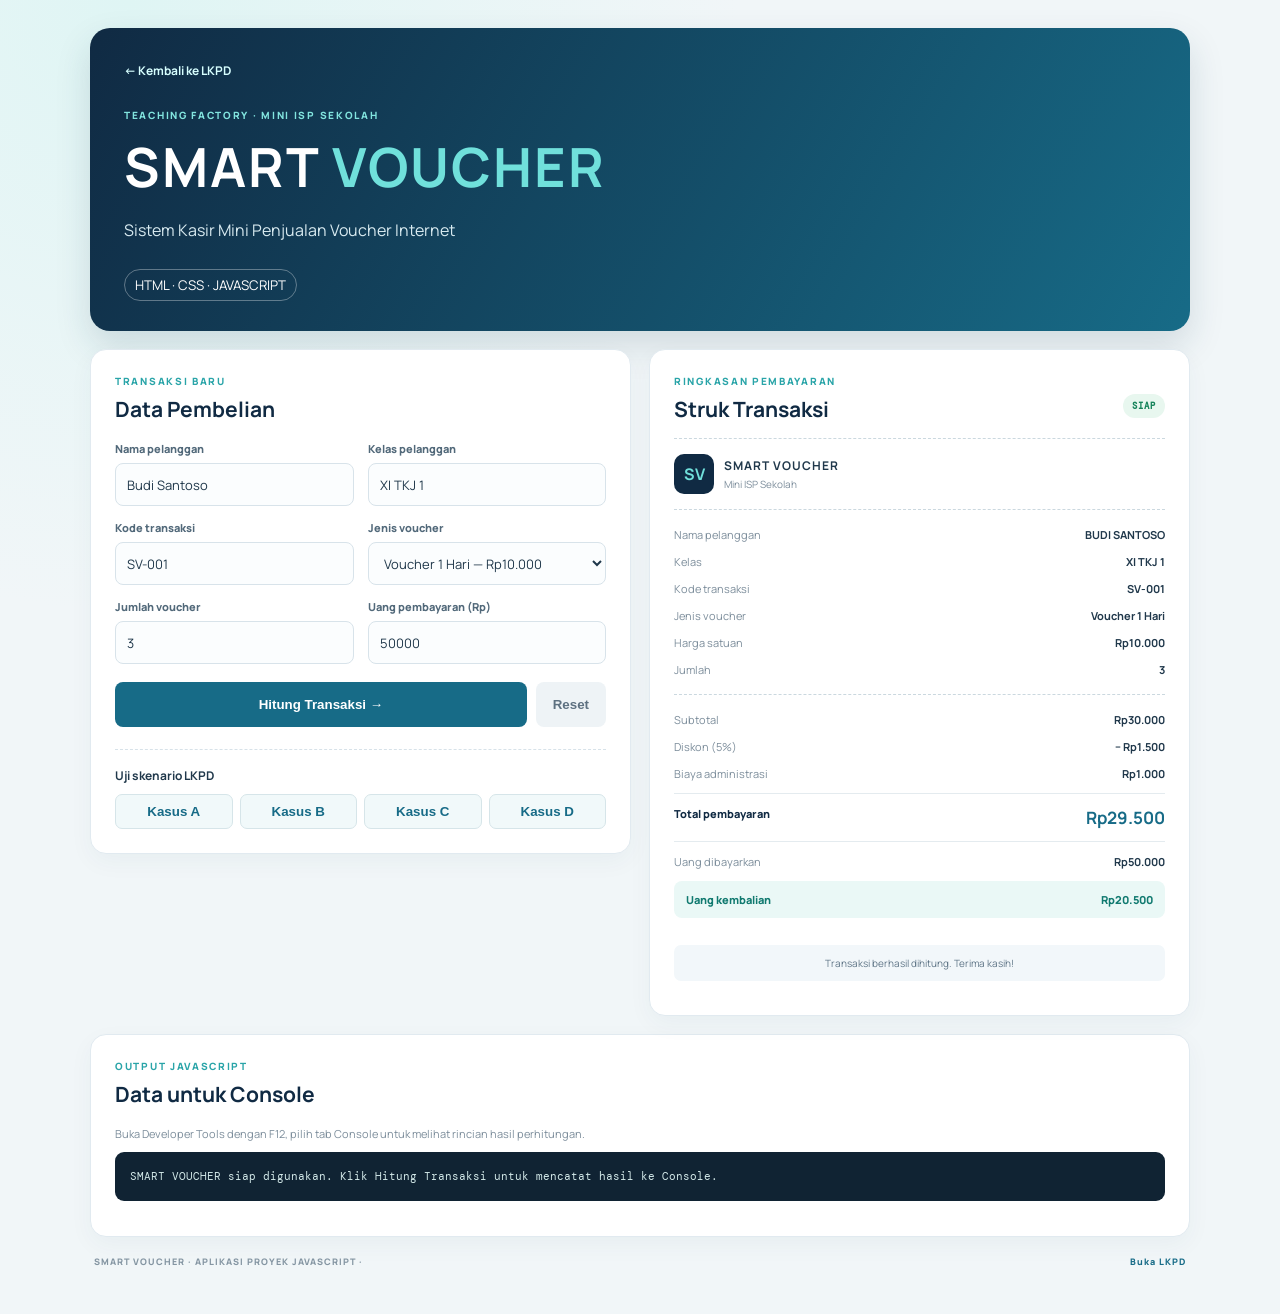
<file: smart_voucher/index.html>
<!doctype html>
<html lang="id">
  <head>
    <meta charset="UTF-8" />
    <meta name="viewport" content="width=device-width, initial-scale=1.0" />
    <title>SMART VOUCHER | Aplikasi Kasir</title>
    <link rel="stylesheet" href="style.css" />
    <script src="script.js" defer></script>
  </head>
  <body>
    <main class="shell">
      <header class="hero">
        <a href="../index.html">← Kembali ke LKPD</a>
        <p class="eyebrow">TEACHING FACTORY · MINI ISP SEKOLAH</p>
        <h1>SMART <span>VOUCHER</span></h1>
        <p>Sistem Kasir Mini Penjualan Voucher Internet</p>
        <small>HTML · CSS · JAVASCRIPT</small>
      </header>
      <div class="layout">
        <section class="panel">
          <p class="eyebrow">TRANSAKSI BARU</p>
          <h2>Data Pembelian</h2>
          <form id="voucherForm">
            <div class="fields">
              <label>Nama pelanggan<input id="customerName" value="Budi Santoso" required /></label>
              <label>Kelas pelanggan<input id="customerClass" value="XI TKJ 1" required /></label>
              <label>Kode transaksi<input id="transactionCode" value="SV-001" required /></label>
              <label
                >Jenis voucher<select id="voucherType">
                  <option value="2000" data-name="Voucher 1 Jam">Voucher 1 Jam — Rp2.000</option>
                  <option value="5000" data-name="Voucher 3 Jam">Voucher 3 Jam — Rp5.000</option>
                  <option value="10000" data-name="Voucher 1 Hari" selected>Voucher 1 Hari — Rp10.000</option>
                  <option value="25000" data-name="Voucher 7 Hari">Voucher 7 Hari — Rp25.000</option>
                  <option value="75000" data-name="Voucher 30 Hari">Voucher 30 Hari — Rp75.000</option>
                </select></label
              >
              <label>Jumlah voucher<input id="quantity" type="number" min="1" value="3" required /></label>
              <label>Uang pembayaran (Rp)<input id="payment" type="number" min="0" value="50000" required /></label>
            </div>
            <div class="actions"><button class="primary" type="submit">Hitung Transaksi →</button><button class="reset" type="reset">Reset</button></div>
          </form>
          <div class="tests">
            <b>Uji skenario LKPD</b>
            <div><button type="button" id="testA">Kasus A</button><button type="button" id="testB">Kasus B</button><button type="button" id="testC">Kasus C</button><button type="button" id="testD">Kasus D</button></div>
          </div>
        </section>
        <section class="panel receipt">
          <div class="receipt-head">
            <div>
              <p class="eyebrow">RINGKASAN PEMBAYARAN</p>
              <h2>Struk Transaksi</h2>
            </div>
            <span id="status">SIAP</span>
          </div>
          <div class="brand">
            <b>SV</b>
            <div><strong>SMART VOUCHER</strong><small>Mini ISP Sekolah</small></div>
          </div>
          <div class="rows">
            <div><span>Nama pelanggan</span><strong id="outName">BUDI SANTOSO</strong></div>
            <div><span>Kelas</span><strong id="outClass">XI TKJ 1</strong></div>
            <div><span>Kode transaksi</span><strong id="outCode">SV-001</strong></div>
            <div><span>Jenis voucher</span><strong id="outVoucher">Voucher 1 Hari</strong></div>
            <div><span>Harga satuan</span><strong id="outPrice">Rp10.000</strong></div>
            <div><span>Jumlah</span><strong id="outQty">3</strong></div>
          </div>
          <div class="totals">
            <div><span>Subtotal</span><strong id="outSubtotal">Rp30.000</strong></div>
            <div><span>Diskon (5%)</span><strong id="outDiscount">− Rp1.500</strong></div>
            <div><span>Biaya administrasi</span><strong id="outAdmin">Rp1.000</strong></div>
            <div class="grand"><span>Total pembayaran</span><strong id="outTotal">Rp29.500</strong></div>
            <div><span>Uang dibayarkan</span><strong id="outPayment">Rp50.000</strong></div>
            <div class="change"><span>Uang kembalian</span><strong id="outChange">Rp20.500</strong></div>
          </div>
          <p id="note" class="note">Transaksi berhasil dihitung. Terima kasih!</p>
        </section>
      </div>
      <section class="panel console">
        <p class="eyebrow">OUTPUT JAVASCRIPT</p>
        <h2>Data untuk Console</h2>
        <p>Buka Developer Tools dengan F12, pilih tab Console untuk melihat rincian hasil perhitungan.</p>
        <pre id="consolePreview">SMART VOUCHER siap digunakan. Klik Hitung Transaksi untuk mencatat hasil ke Console.</pre>
      </section>
      <footer>SMART VOUCHER · APLIKASI PROYEK JAVASCRIPT · <a href="../index.html">Buka LKPD</a></footer>
    </main>
  </body>
</html>
</file>
<file: style.css>
body {
            font-family: Arial, sans-serif;
            background-color: #f4f4f9;
            margin: 0;
            padding: 20px;
        }

        /* Container utama */
        .container {
            background-color: #ffffff;
            width: 100%;
            max-width: 650px;
            margin: 0 auto;
            padding: 25px;
            border-radius: 8px;
            box-shadow: 0 4px 8px rgba(0,0,0,0.1);
            display: flex;
            flex-direction: column;
            gap: 20px;
            box-sizing: border-box;
        }

        /* Header Identitas */
        .identity-header {
            border-bottom: 2px solid #333;
            padding-bottom: 15px;
        }

        .identity-row {
            display: flex;
            margin-bottom: 8px;
        }

        .identity-label {
            width: 80px;
            font-weight: bold;
        }

        .identity-value {
            flex-grow: 1;
            border-bottom: 1px dotted #888;
        }

        /* Bagian Kotak Soal & Jawaban */
        .box {
            border: 1px solid #ccc;
            border-radius: 6px;
            padding: 15px;
            background-color: #fafafa;
            width: 100%;
            box-sizing: border-box;
        }

        .box-title {
            font-weight: bold;
            font-size: 1.1em;
            margin-bottom: 10px;
            color: #2c3e50;
            text-transform: uppercase;
            border-bottom: 1px solid #ddd;
            padding-bottom: 5px;
        }

        .box-content {
            line-height: 1.6;
            color: #333;
        }

        .box-content ul, .box-content ol {
            margin: 8px 0;
            padding-left: 20px;
        }

        .box-content li {
            margin-bottom: 4px;
        }

        /* Styling Gambar agar Responsif & Rapi */
        .box img {
            max-width: 100%;
            height: auto;
            display: block;
            margin: 10px auto 15px auto;
            border-radius: 6px;
            border: 1px solid #ddd;
            box-shadow: 0 2px 4px rgba(0,0,0,0.05);
        }

        /* Style untuk Blok Kode Code Editor */
        pre.code-block {
            background-color: #272822;
            color: #f8f8f2;
            padding: 12px;
            border-radius: 6px;
            overflow-x: auto;
            font-family: 'Courier New', monospace;
            font-size: 13px;
            line-height: 1.4;
            margin: 8px 0;
        }

        /* Syntax Highlighting */
        .kw-keyword { color: #f92672; }
        .kw-string  { color: #e6db74; }
        .kw-number  { color: #ae81ff; }
        .kw-builtin { color: #66d9ef; }

        /* Visual Wadah Variabel */
        .var-container {
            border: 2px dashed #3498db;
            background-color: #ebf5fb;
            border-radius: 6px;
            padding: 10px;
            text-align: center;
            width: 140px;
            margin: 10px 0;
        }

        .var-label {
            font-size: 12px;
            color: #555;
            font-weight: bold;
            display: block;
            margin-bottom: 4px;
        }

        .var-box {
            background: #ffffff;
            border: 1px solid #3498db;
            padding: 6px;
            border-radius: 4px;
            font-family: monospace;
            font-weight: bold;
            color: #2c3e50;
        }

        /* Tabel Penjelasan Komponen */
        .custom-table {
            width: 100%;
            border-collapse: collapse;
            background-color: #ffffff;
            border-radius: 6px;
            overflow: hidden;
            border: 1px solid #e0e0e0;
            margin-top: 10px;
        }

        .custom-table th {
            background-color: #2c3e50;
            color: #ffffff;
            text-align: left;
            padding: 8px 12px;
            font-size: 14px;
        }

        .custom-table td {
            padding: 8px 12px;
            border-bottom: 1px solid #eee;
        }

        .custom-table tr:last-child td {
            border-bottom: none;
        }

        /* Titik-titik untuk Isian */
        .dots-line {
            color: #666;
        }

        /* Textarea Jawaban & Tombol */
        textarea {
            width: 100%;
            height: 120px;
            padding: 10px;
            border: 1px solid #ccc;
            border-radius: 6px;
            box-sizing: border-box;
            font-family: Arial, sans-serif;
            font-size: 14px;
            resize: vertical;
        }

        .btn-submit {
            background-color: #4CAF50;
            color: white;
            padding: 10px 20px;
            border: none;
            border-radius: 4px;
            cursor: pointer;
            font-size: 16px;
            width: 100%;
            margin-top: 10px;
        }

        .btn-submit:hover {
            background-color: #45a049;
        }

/* SMART VOUCHER — penyempurnaan responsif dengan mempertahankan komponen template */
html { scroll-behavior: smooth; scroll-padding-top: 18px; }
body { background: #eef2f7; color: #263445; padding: 24px; }
.container { max-width: 980px; padding: 30px; gap: 22px; border-radius: 14px; }
.hero { background: linear-gradient(135deg, #20364f, #2c5874); color: #fff; padding: 34px 30px; border-radius: 12px; text-align: center; }
.hero-kicker { font-size: 12px; font-weight: 700; letter-spacing: 2px; opacity: .82; }
.hero h1 { margin: 10px 0 4px; font-size: clamp(30px, 5vw, 48px); letter-spacing: 2px; }
.hero-subtitle { margin: 0; font-size: clamp(15px, 2.4vw, 20px); }
.hero-meta { display: flex; flex-wrap: wrap; justify-content: center; gap: 9px; margin-top: 20px; }
.hero-meta span { border: 1px solid rgba(255,255,255,.3); background: rgba(255,255,255,.1); border-radius: 30px; padding: 6px 12px; font-size: 12px; }
.identity-header { padding: 15px 18px 8px; border: 1px solid #dce3eb; border-radius: 9px; }
.identity-label { width: 85px; }
.box { border-color: #dce3eb; border-radius: 10px; padding: 20px; background: #fff; transition: box-shadow .2s ease, transform .2s ease; }
.box:hover { box-shadow: 0 7px 20px rgba(31,55,80,.07); }
.box-title { color: #24445f; border-bottom-color: #e3e9ef; letter-spacing: .35px; }
.box-content h3 { color: #315c79; margin: 20px 0 8px; font-size: 16px; }
.box-content p { margin: 9px 0; }
.toc { background: #f9fbfd; }
.toc-links { display: grid; grid-template-columns: repeat(3, minmax(0,1fr)); gap: 8px; }
.toc-links a { display: block; padding: 9px 11px; color: #28516f; background: #edf4f8; border-radius: 6px; text-decoration: none; font-size: 13px; transition: background .2s, color .2s; }
.toc-links a:hover { background: #2c5874; color: #fff; }
.toolbar { margin-top: 14px; max-width: 220px; }
.btn-submit { background: #2c5874; margin-top: 0; }
.btn-submit:hover { background: #203f57; }
.table-wrap { width: 100%; overflow-x: auto; margin: 10px 0; border-radius: 6px; }
.custom-table { min-width: 480px; margin-top: 0; }
.custom-table th, .custom-table td { vertical-align: top; }
.notice { padding: 13px 15px; margin: 13px 0; border-left: 4px solid #d39b37; background: #fff8e9; border-radius: 5px; color: #59451f; }
.question { margin: 18px 0; }
.question label { display: block; font-weight: 600; margin-bottom: 7px; color: #304b61; }
.question textarea { min-height: 90px; height: 90px; background: #fcfdff; }
.checklist { display: grid; gap: 12px; }
.checklist label { display: flex; gap: 10px; align-items: flex-start; padding: 11px 12px; border: 1px solid #e1e7ed; border-radius: 7px; background: #fbfcfe; }
.checklist input { width: 17px; height: 17px; accent-color: #2c5874; margin-top: 2px; }
.closing { background: #f4f8fb; border-color: #cbd9e4; }
.closing blockquote { margin: 8px 0; padding: 18px 20px; border-left: 4px solid #2c5874; background: #fff; color: #344b5e; font-size: 16px; line-height: 1.8; }
.closing-line { font-weight: 700; color: #24445f; text-align: center; margin-top: 18px !important; }
footer { text-align: center; color: #637487; font-weight: 700; letter-spacing: 1.3px; font-size: 12px; padding: 8px; }
footer span { color: #9aa8b5; padding: 0 5px; }
.back-top { position: fixed; right: 22px; bottom: 22px; width: 44px; height: 44px; border: 0; border-radius: 50%; background: #2c5874; color: white; font-size: 23px; cursor: pointer; box-shadow: 0 4px 12px rgba(0,0,0,.2); opacity: 0; pointer-events: none; transform: translateY(8px); transition: .2s; }
.back-top.visible { opacity: 1; pointer-events: auto; transform: translateY(0); }
@media (max-width: 700px) {
  body { padding: 10px; }
  .container { padding: 14px; gap: 15px; }
  .hero { padding: 26px 15px; }
  .box { padding: 14px; }
  .toc-links { grid-template-columns: repeat(2, minmax(0,1fr)); }
  .identity-row { font-size: 14px; }
}
@media (max-width: 390px) { .toc-links { grid-template-columns: 1fr; } }


.answer-filled {
  padding: 12px 14px;
  margin: 7px 0 14px;
  border: 1px solid #dce5ed;
  border-left: 4px solid #2c5874;
  border-radius: 6px;
  background: #f7fafc;
  color: #33485a;
  line-height: 1.65;
}

/* Checklist sudah dicentang dan dikunci agar tidak dapat diubah. */
.checklist input:disabled { opacity: 1; cursor: default; }
.checklist label { cursor: default; }

.app-launch-button { display:inline-flex; align-items:center; margin-top:20px; padding:12px 18px; border:1px solid rgba(255,255,255,.35); border-radius:9px; background:#fff; color:#24445f; text-decoration:none; font-weight:800; font-size:13px; box-shadow:0 5px 16px rgba(0,0,0,.12); transition:transform .2s,background .2s; }
.app-launch-button:hover { transform:translateY(-2px); background:#eaf8f6; }
</file>
<file: smart_voucher/style.css>
@import url('https://fonts.googleapis.com/css2?family=DM+Mono:wght@400;500&family=Manrope:wght@400;500;600;700;800&display=swap');
:root{--navy:#102a43;--blue:#176b87;--cyan:#70e0db;--ink:#20384b;--muted:#7c8d9b;--line:#e1eaf0;--bg:#f1f6f8}*{box-sizing:border-box}body{margin:0;padding:28px 16px;background:radial-gradient(circle at 10% 0%,#dff5f4,transparent 35%),var(--bg);font-family:Manrope,Arial;color:var(--ink)}.shell{max-width:1100px;margin:auto}.hero{padding:30px 34px;border-radius:20px;background:linear-gradient(120deg,#102a43,#176b87);color:white;box-shadow:0 15px 35px #173e5425}.hero>a{color:#d7ffff;text-decoration:none;font-size:12px;font-weight:700}.eyebrow{font-size:10px;letter-spacing:1.7px;font-weight:800;color:#29a4a8;margin:0 0 7px}.hero .eyebrow{margin-top:28px;color:#82e5df}.hero h1{font-size:clamp(36px,6vw,54px);letter-spacing:2px;margin:0}.hero h1 span{color:var(--cyan)}.hero p:not(.eyebrow){color:#d8eaf0}.hero small{display:inline-block;margin-top:12px;padding:6px 10px;border:1px solid #ffffff55;border-radius:20px}.layout{display:grid;grid-template-columns:1fr 1fr;gap:18px;margin-top:18px;align-items:start}.panel{padding:24px;border:1px solid var(--line);border-radius:16px;background:white;box-shadow:0 8px 25px #173e540b}h2{margin:0 0 18px;color:var(--navy);font-size:21px}.fields{display:grid;grid-template-columns:1fr 1fr;gap:14px}.fields label{display:grid;gap:7px;font-size:11px;font-weight:800;color:#52697a}.fields input,.fields select{width:100%;height:43px;padding:0 11px;border:1px solid #d8e3ea;border-radius:8px;background:#fbfdfe;font:13px Manrope;color:#20384b;min-width:0}.actions{display:flex;gap:9px;margin-top:18px}.actions button{height:45px;padding:0 17px;border:0;border-radius:8px;font-weight:800;cursor:pointer}.primary{flex:1;background:var(--blue);color:white}.reset{background:#eef3f6;color:#5d7080}.tests{margin-top:22px;padding-top:17px;border-top:1px dashed #d7e2e9;font-size:12px}.tests div{display:flex;gap:7px;margin-top:10px}.tests button{flex:1;padding:9px 4px;border:1px solid #d6e5e9;border-radius:7px;background:#f1f9fa;color:#176b87;font-weight:800;cursor:pointer}.receipt-head{display:flex;justify-content:space-between;align-items:center}.receipt-head h2{margin-bottom:15px}.receipt-head span{padding:6px 9px;border-radius:20px;background:#e8f7ef;color:#16845b;font:800 9px 'DM Mono';letter-spacing:1px}.brand{display:flex;gap:10px;align-items:center;padding:15px 0;border-block:1px dashed #cbd8df}.brand>b{display:grid;place-items:center;width:40px;height:40px;border-radius:10px;background:var(--navy);color:var(--cyan)}.brand strong,.brand small{display:block}.brand strong{font-size:12px;letter-spacing:1px}.brand small{font-size:10px;color:var(--muted);margin-top:3px}.rows,.totals{display:grid;gap:12px;padding:17px 0}.rows>div,.totals>div{display:flex;justify-content:space-between;gap:12px;font-size:11px}.rows span,.totals span{color:var(--muted)}.rows strong,.totals strong{text-align:right;font-size:11px}.totals{border-top:1px dashed #cbd8df}.grand{padding:12px 0;border-block:1px solid #e4ebef}.grand span{font-weight:800;color:var(--navy)}.grand strong{font-size:17px;color:var(--blue)}.change{padding:11px 12px;border-radius:8px;background:#eaf8f6}.change span,.change strong{color:#117a70;font-weight:800}.note{padding:11px;border-radius:7px;background:#f2f7fa;color:#607687;text-align:center;font-size:10px}.console{margin-top:18px}.console>p:not(.eyebrow){font-size:11px;color:var(--muted)}pre{padding:15px;border-radius:9px;background:#102333;color:#d3e9e9;white-space:pre-wrap;overflow-wrap:anywhere;font:11px/1.7 'DM Mono',monospace}footer{display:flex;justify-content:space-between;gap:10px;padding:18px 4px;color:#8495a2;font-size:9px;font-weight:800;letter-spacing:1px}footer a{color:#176b87;text-decoration:none}@media(max-width:780px){.layout{grid-template-columns:1fr}}@media(max-width:480px){body{padding:12px 9px}.hero,.panel{padding:19px}.fields{grid-template-columns:1fr}.tests div{flex-wrap:wrap}.tests button{min-width:20%}footer{flex-wrap:wrap}}
</file>
